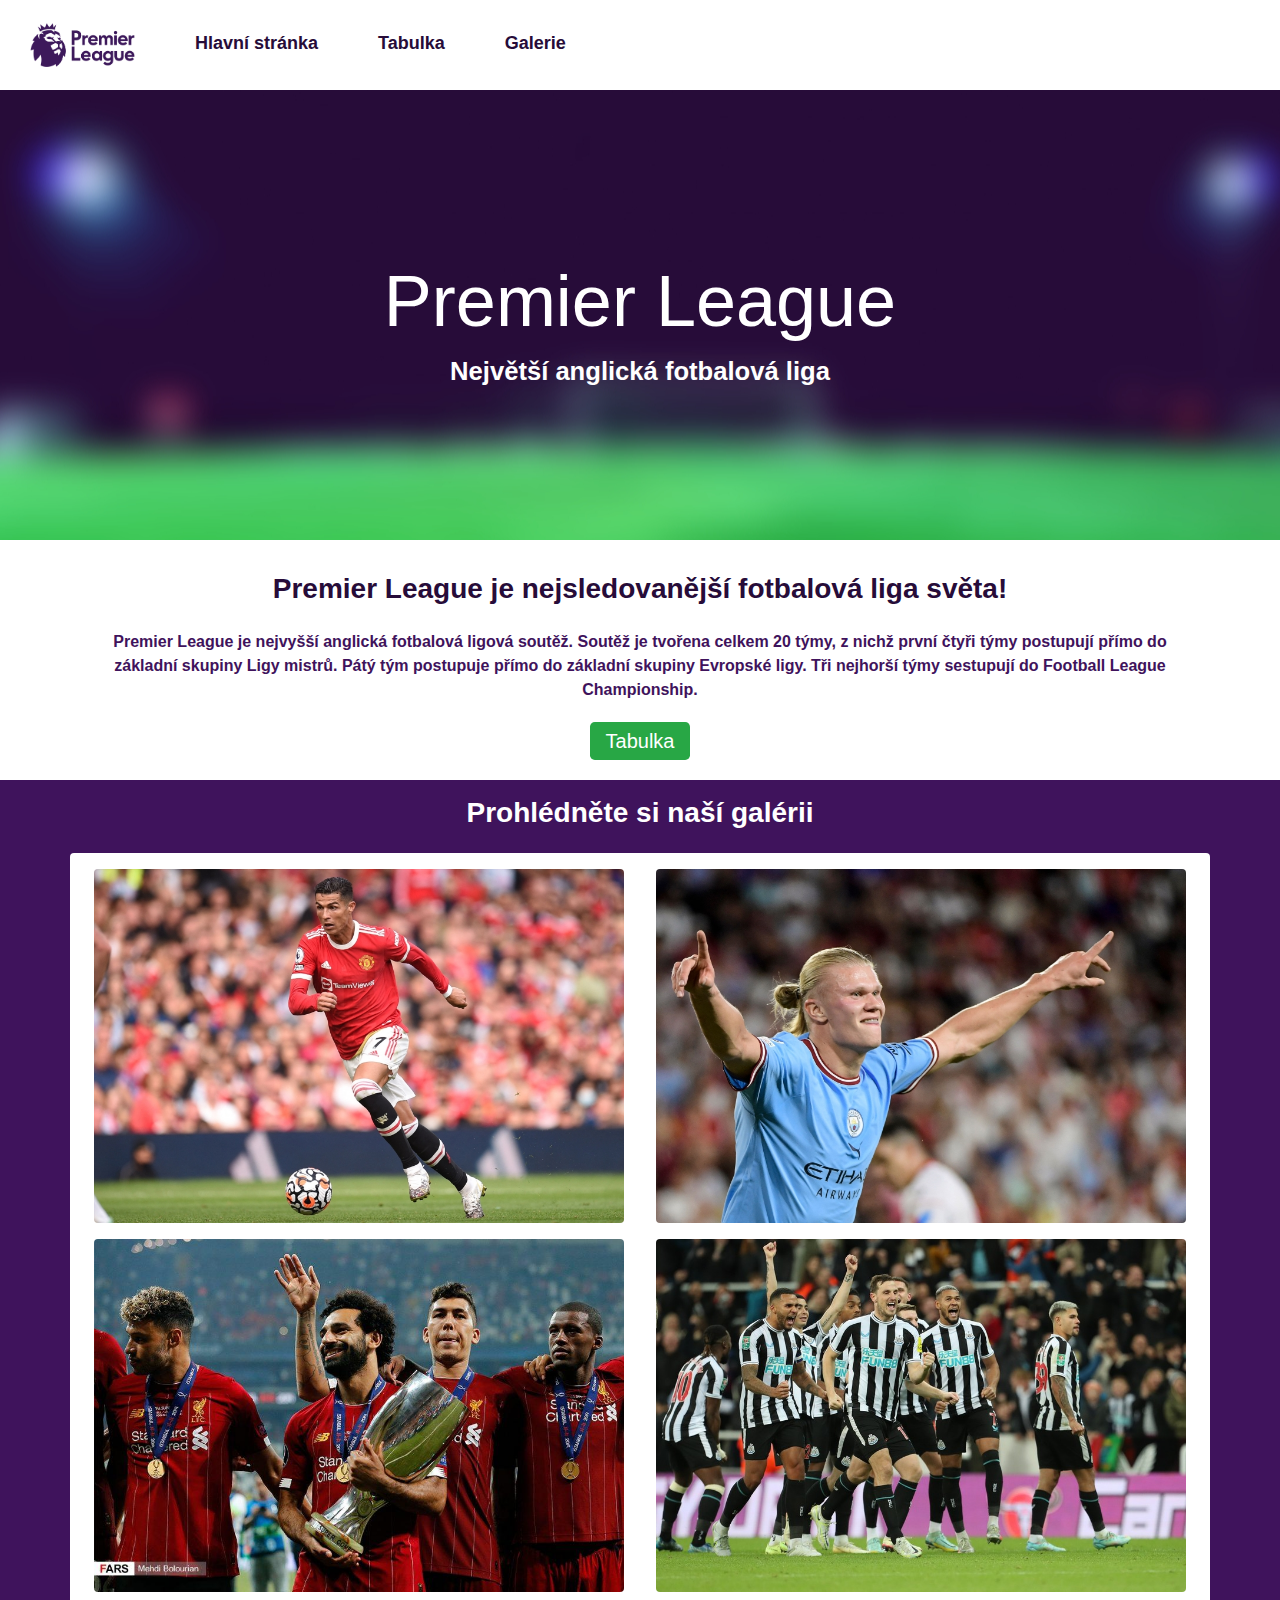
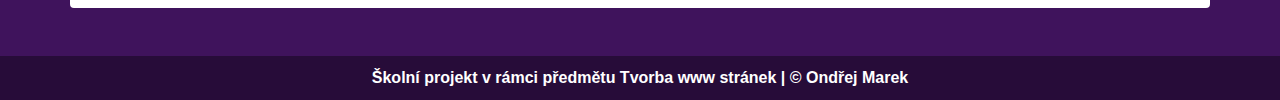
<file: index.html>
<!doctype html>
<html lang="cs">

<head>
    <title>Premier League</title>
    <!-- Required meta tags -->
    <meta charset="utf-8">
    <meta name="viewport" content="width=device-width, initial-scale=1, shrink-to-fit=no">

    <!-- Bootstrap CSS -->
    <link rel="stylesheet" href="https://stackpath.bootstrapcdn.com/bootstrap/4.3.1/css/bootstrap.min.css"
        integrity="sha384-ggOyR0iXCbMQv3Xipma34MD+dH/1fQ784/j6cY/iJTQUOhcWr7x9JvoRxT2MZw1T" crossorigin="anonymous">
    <link rel="stylesheet" href="style/style.css">

</head>

<body>
    <header>
        <nav class="nav">
            <img src="img/logo.png" alt="Logo" id="logo">
            <a class="nav-link" href="index.html">Hlavní stránka</a>
            <a class="nav-link" href="table.html">Tabulka</a>
            <a class="nav-link" href="gallery.html">Galerie</a>
        </nav>
        <div class="jumbotron jumbotron-fluid">
            <div class="container pt-4">
                <h1 class="display-3 text-center text-white">Premier League</h1>
                <p class="text-center text-white">Největší anglická fotbalová liga</p>
            </div>
        </div>
    </header>
    <main>
        <div class="bgwhite">
            <div class="container text-center pb-3">
                <h3 class="pb-3">Premier League je nejsledovanější fotbalová liga světa!</h3>
                <p>Premier League je nejvyšší anglická fotbalová ligová soutěž.
                    Soutěž je tvořena celkem 20 týmy, z nichž první čtyři týmy postupují přímo do základní skupiny Ligy
                    mistrů. Pátý tým postupuje přímo do základní skupiny Evropské ligy.
                    Tři nejhorší týmy sestupují do Football League Championship.</p>
                <div class="py-2">
                    <a class="btn-lg btn-success" href="table.html" role="button">Tabulka</a>
                </div>
            </div>
        </div>
        <div class="bgpurple">
            <div class="container text-center pb-5">
                <h3 class="py-3 introimg text-white">Prohlédněte si naší galérii</h3>
                <div class="row introimg bg-white pt-3 rounded">
                    <div class="col-md-6  pr-3 pl-4">
                        <a href="gallery.html"><img src="img/uvod1.jpg" class="rounded w-100 mb-3 " alt="foto ze zápasu"></a>
                        <a href="gallery.html"><img src="img/uvod3.jpg" class="rounded w-100 mb-3" alt="foto ze zápasu"></a>
                    </div>
                    <div class="col-md-6  pr-4 pl-3">
                        <a href="gallery.html"><img src="img/uvod2.jpg" class="rounded w-100 mb-3 " alt="foto ze zápasu"></a>
                        <a href="gallery.html"><img src="img/uvod4.jpg" class="rounded w-100 mb-3" alt="foto ze zápasu"></a>
                    </div>
                </div>
            </div>
        </div>
    </main>
    <footer>
        <p> Školní projekt v rámci předmětu Tvorba www stránek | © Ondřej Marek</p>
    </footer>
    <!-- Optional JavaScript -->
    <!-- jQuery first, then Popper.js, then Bootstrap JS -->
    <script src="https://code.jquery.com/jquery-3.3.1.slim.min.js"
        integrity="sha384-q8i/X+965DzO0rT7abK41JStQIAqVgRVzpbzo5smXKp4YfRvH+8abtTE1Pi6jizo"
        crossorigin="anonymous"></script>
    <script src="https://cdnjs.cloudflare.com/ajax/libs/popper.js/1.14.7/umd/popper.min.js"
        integrity="sha384-UO2eT0CpHqdSJQ6hJty5KVphtPhzWj9WO1clHTMGa3JDZwrnQq4sF86dIHNDz0W1"
        crossorigin="anonymous"></script>
    <script src="https://stackpath.bootstrapcdn.com/bootstrap/4.3.1/js/bootstrap.min.js"
        integrity="sha384-JjSmVgyd0p3pXB1rRibZUAYoIIy6OrQ6VrjIEaFf/nJGzIxFDsf4x0xIM+B07jRM"
        crossorigin="anonymous"></script>
</body>

</html>
</file>
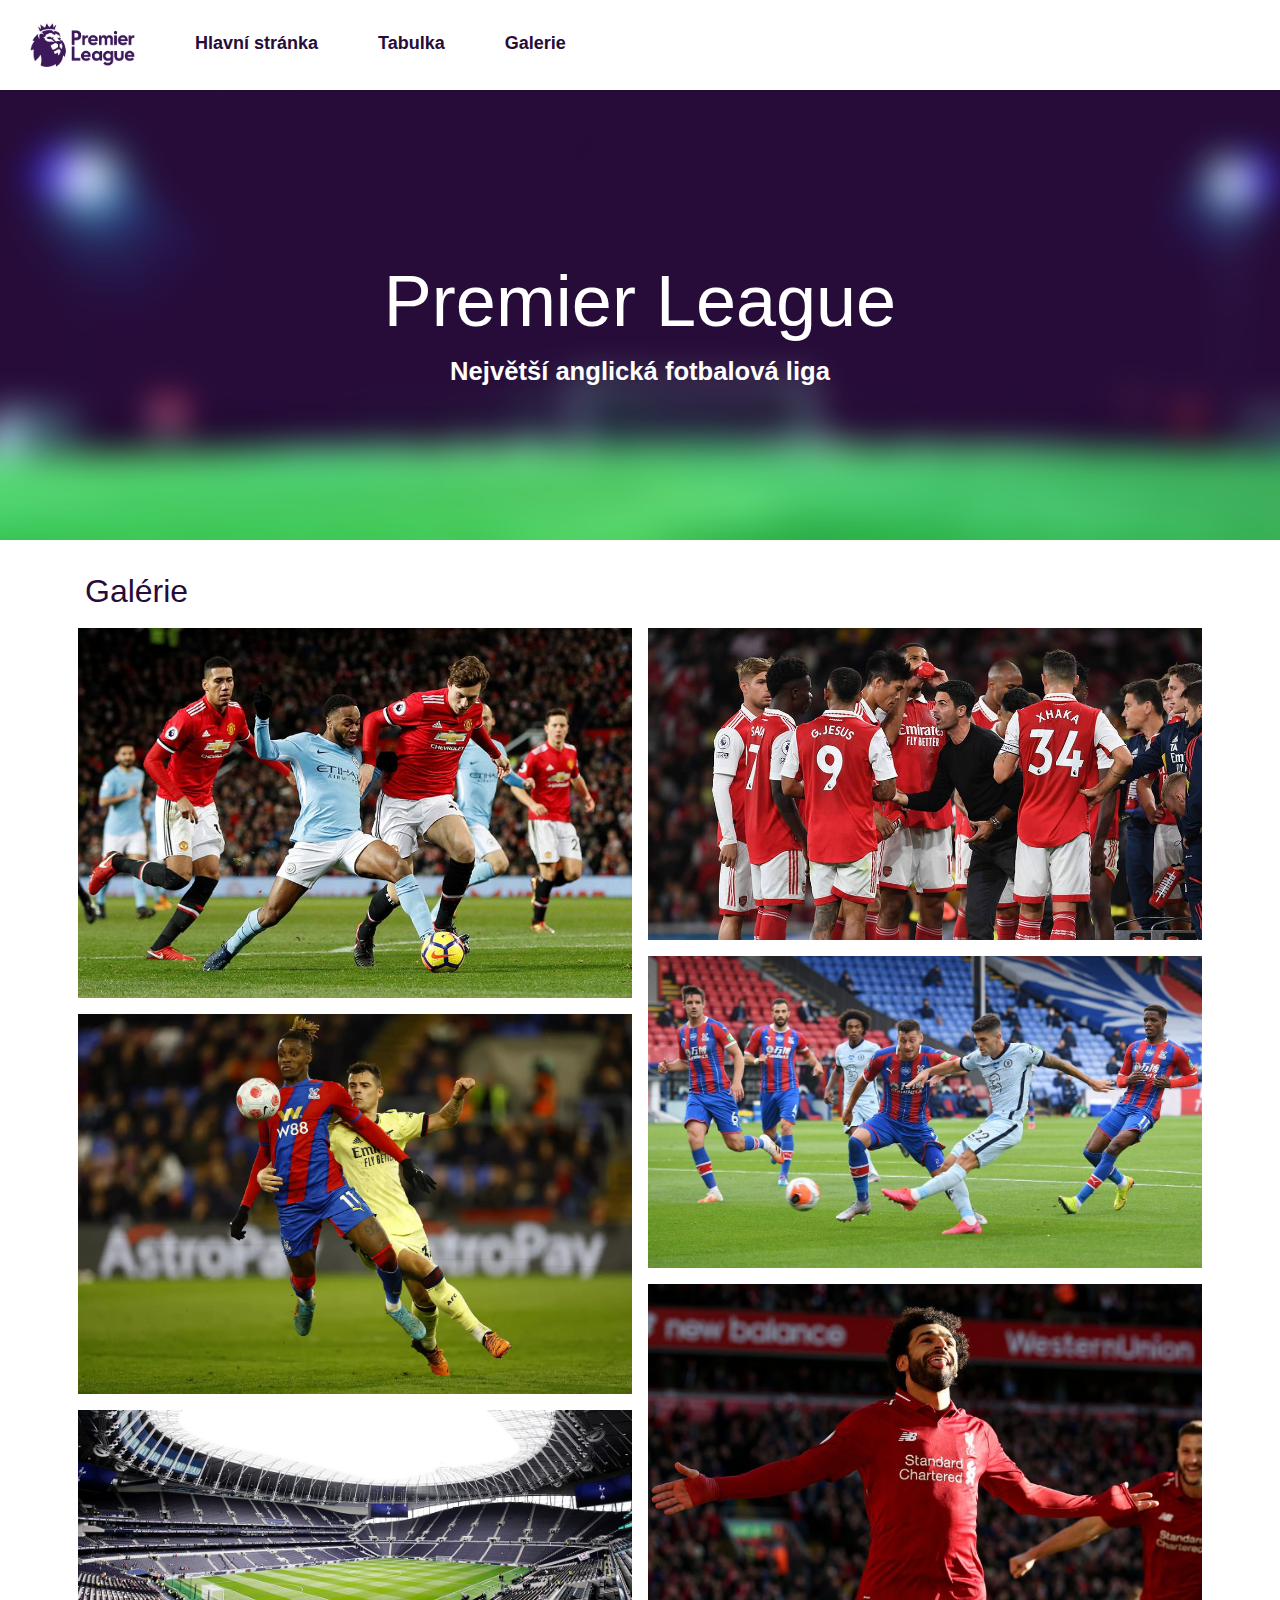
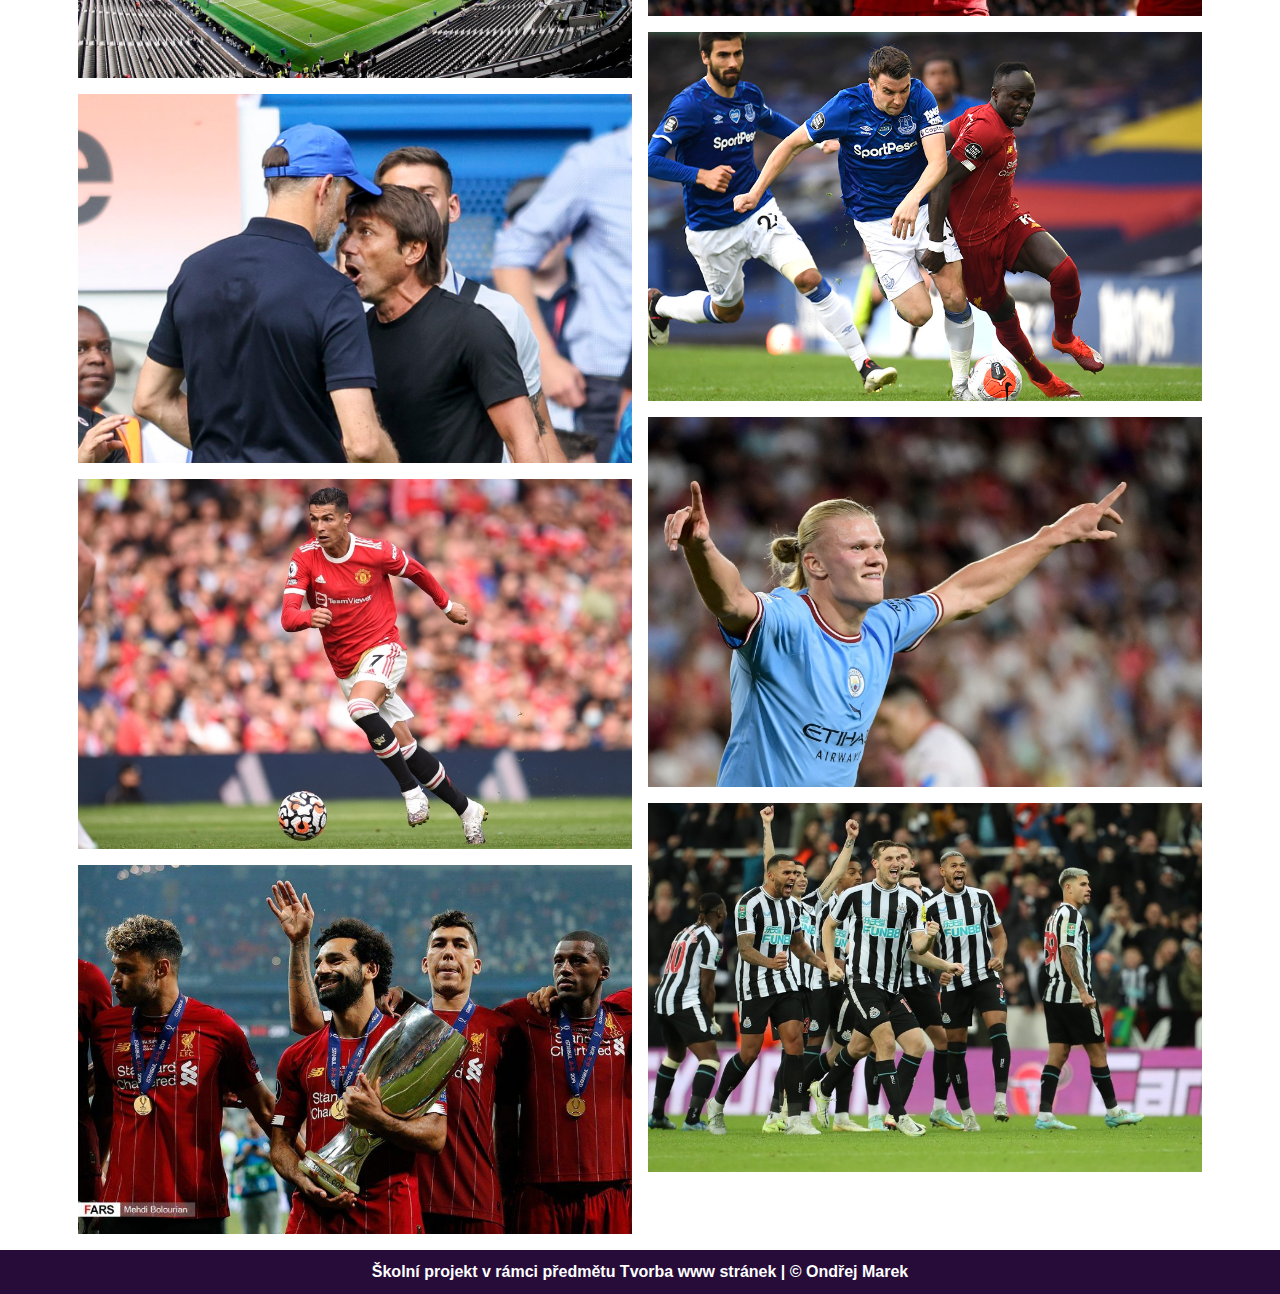
<file: gallery.html>
<!doctype html>
<html lang="cs">

<head>
    <title>Premier League | Galérie</title>
    <!-- Required meta tags -->
    <meta charset="utf-8">
    <meta name="viewport" content="width=device-width, initial-scale=1, shrink-to-fit=no">

    <!-- Bootstrap CSS -->
    <link rel="stylesheet" href="https://stackpath.bootstrapcdn.com/bootstrap/4.3.1/css/bootstrap.min.css"
        integrity="sha384-ggOyR0iXCbMQv3Xipma34MD+dH/1fQ784/j6cY/iJTQUOhcWr7x9JvoRxT2MZw1T" crossorigin="anonymous">
    <link rel="stylesheet" href="style/style.css">
    
</head>

<body>
    <header>
        <nav class="nav">
            <img src="img/logo.png" alt="Logo" id="logo">
            <a class="nav-link" href="index.html">Hlavní stránka</a>
            <a class="nav-link" href="table.html">Tabulka</a>
            <a class="nav-link" href="gallery.html">Galerie</a>
        </nav>
         <div class="jumbotron jumbotron-fluid">
            <div class="container pt-4">
                <h1 class="display-3 text-center text-white">Premier League</h1>
                <p class="text-center text-white">Největší anglická fotbalová liga</p>
            </div>
         </div>

    </header>
    <main>
        <div class="container">
            <h2>Galérie</h2>
            <div class="row gallery">
                <div class="col-md-6 gallery px-2">
                    <img src="img/gallery1.jpg" class="w-100 mb-3" alt="foto ze zápasu">
                    <img src="img/gallery3.jpg" class="w-100 mb-3" alt="foto ze zápasu">
                    <img src="img/gallery5.jpg" class="w-100 mb-3" alt="foto ze stadionu">
                    <img src="img/gallery7.jpg" class="w-100 mb-3" alt="foto ze zápasu">
                    <img src="img/gallery9.jpg" class="w-100 mb-3" alt="foto ze zápasu">
                    <img src="img/gallery11.jpg" class="w-100 mb-3" alt="foto ze zápasu">
                </div>
                <div class="col-md-6 gallery px-2">
                    <img src="img/gallery2.jpg" class="w-100 mb-3" alt="foto ze zápasu">
                    <img src="img/gallery4.jpg" class="w-100 mb-3" alt="foto ze zápasu">
                    <img src="img/gallery6.jpeg" class="w-100 mb-3" alt="foto ze zápasu">
                    <img src="img/gallery8.jpg" class="w-100 mb-3" alt="foto ze zápasu">
                    <img src="img/gallery10.jpg" class="w-100 mb-3" alt="foto ze zápasu">
                    <img src="img/gallery12.jpg" class="w-100 mb-3" alt="foto ze zápasu">
                </div>

            </div>
        </div>
        


    </main>
    <footer>
        <p> Školní projekt v rámci předmětu Tvorba www stránek | © Ondřej Marek</p>
    </footer>
    <!-- Optional JavaScript -->
    <!-- jQuery first, then Popper.js, then Bootstrap JS -->
    <script src="https://code.jquery.com/jquery-3.3.1.slim.min.js"
        integrity="sha384-q8i/X+965DzO0rT7abK41JStQIAqVgRVzpbzo5smXKp4YfRvH+8abtTE1Pi6jizo"
        crossorigin="anonymous"></script>
    <script src="https://cdnjs.cloudflare.com/ajax/libs/popper.js/1.14.7/umd/popper.min.js"
        integrity="sha384-UO2eT0CpHqdSJQ6hJty5KVphtPhzWj9WO1clHTMGa3JDZwrnQq4sF86dIHNDz0W1"
        crossorigin="anonymous"></script>
    <script src="https://stackpath.bootstrapcdn.com/bootstrap/4.3.1/js/bootstrap.min.js"
        integrity="sha384-JjSmVgyd0p3pXB1rRibZUAYoIIy6OrQ6VrjIEaFf/nJGzIxFDsf4x0xIM+B07jRM"
        crossorigin="anonymous"></script>
</body>

</html>
</file>
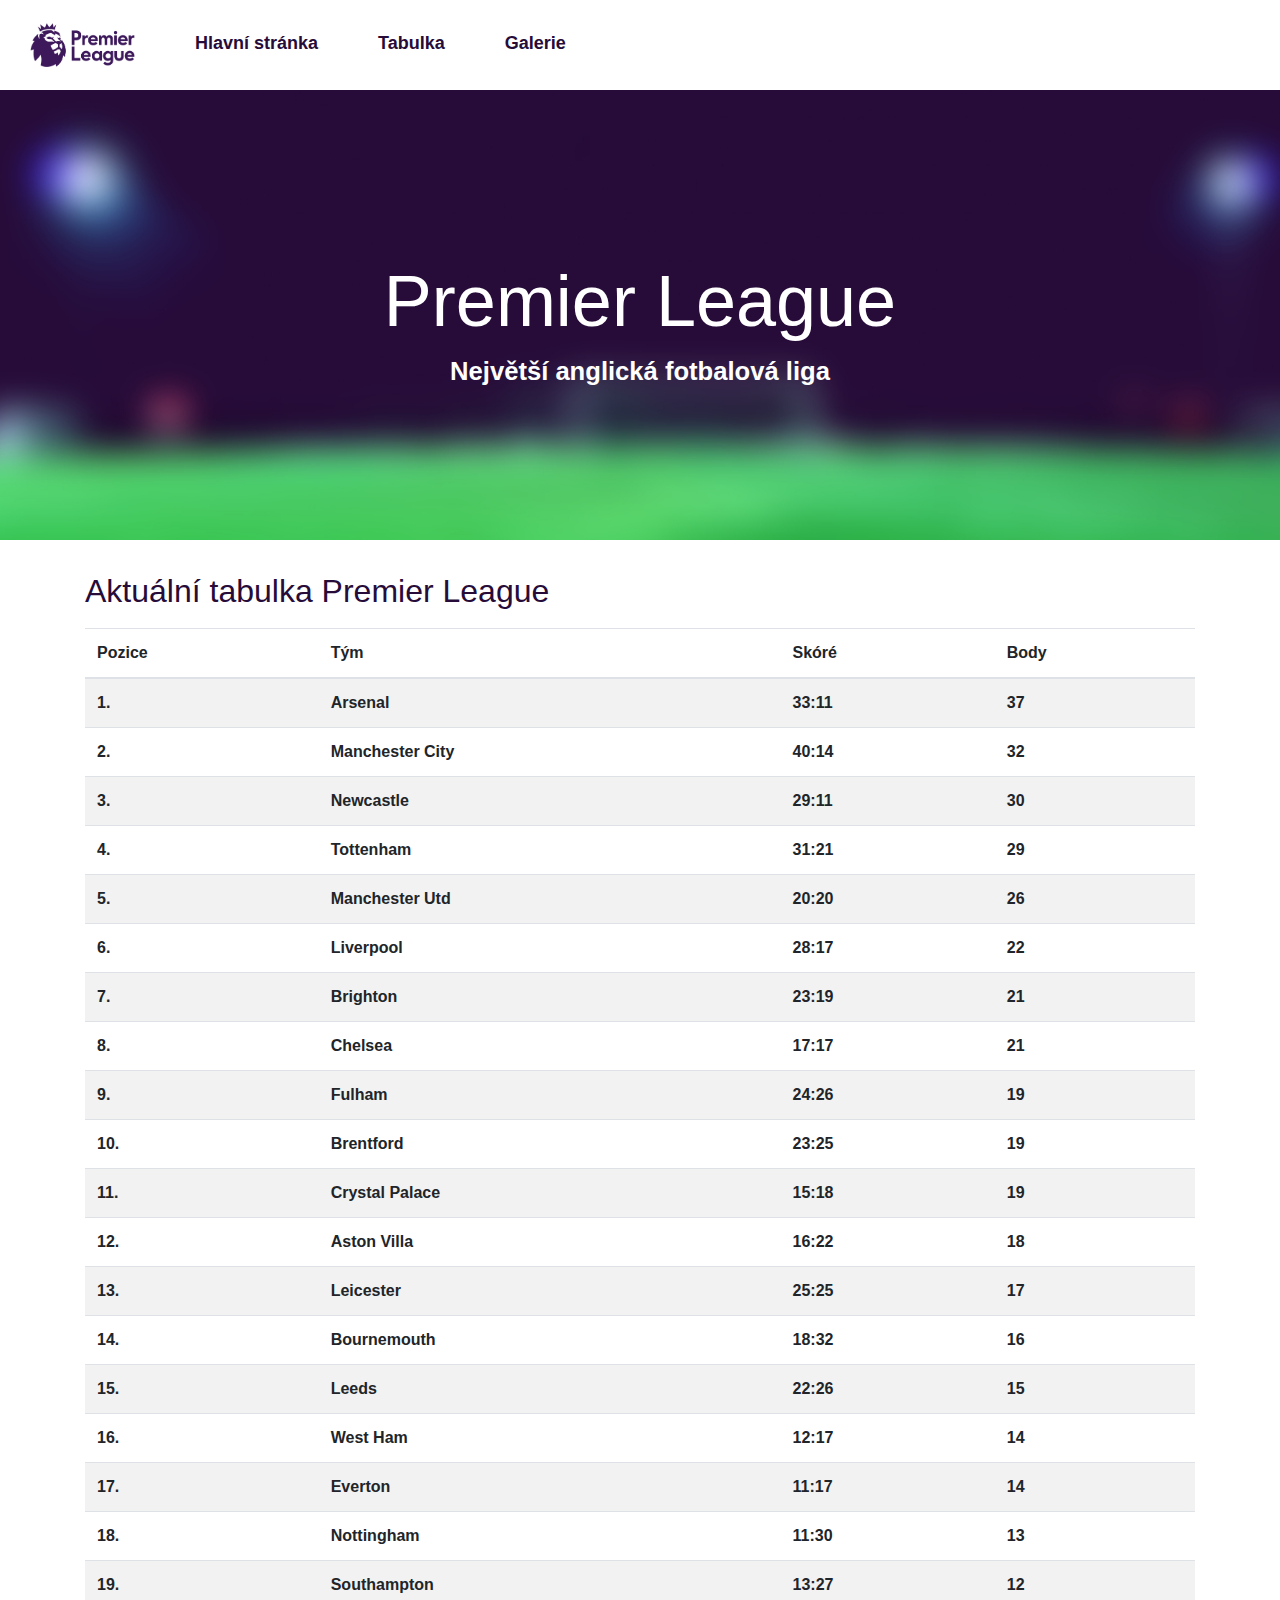
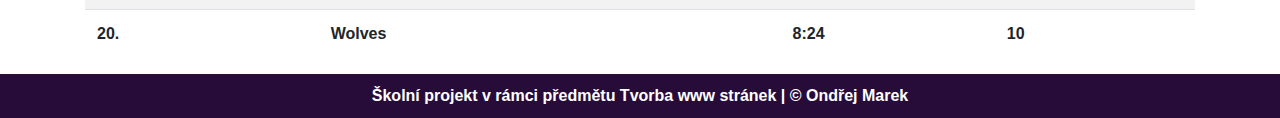
<file: table.html>
<!doctype html>
<html lang="cs">

<head>
    <title>Premier League | Tabulka</title>
    <!-- Required meta tags -->
    <meta charset="utf-8">
    <meta name="viewport" content="width=device-width, initial-scale=1, shrink-to-fit=no">

    <!-- Bootstrap CSS -->
    <link rel="stylesheet" href="https://stackpath.bootstrapcdn.com/bootstrap/4.3.1/css/bootstrap.min.css"
        integrity="sha384-ggOyR0iXCbMQv3Xipma34MD+dH/1fQ784/j6cY/iJTQUOhcWr7x9JvoRxT2MZw1T" crossorigin="anonymous">
    <link rel="stylesheet" href="style/style.css">

</head>

<body>
    <header>
        <nav class="nav">
            <img src="img/logo.png" alt="Logo" id="logo">
            <a class="nav-link" href="index.html">Hlavní stránka</a>
            <a class="nav-link" href="table.html">Tabulka</a>
            <a class="nav-link" href="gallery.html">Galerie</a>
        </nav>
        <div class="jumbotron jumbotron-fluid">
            <div class="container pt-4">
                <h1 class="display-3 text-center text-white">Premier League</h1>
                <p class="text-center text-white">Největší anglická fotbalová liga</p>
            </div>
        </div>
    </header>
    <main>
        <div class="container">
            <h2>Aktuální tabulka Premier League</h2>
            <table class="table table-striped">
                <thead>
                  <tr>
                    <th>Pozice</th>
                    <th>Tým</th>
                    <th>Skóré</th>
                    <th>Body</th>
                  </tr>
                </thead>
                <tbody>
                  <tr>
                    <th>1.</th>
                    <th>Arsenal</th>
                    <th>33:11</th>
                    <th>37</th>
                  </tr>
                  <tr>
                    <th>2.</th>
                    <th>Manchester City</th>
                    <th>40:14</th>
                    <th>32</th>
                  </tr>
                  <tr>
                    <th>3.</th>
                    <th>Newcastle</th>
                    <th>29:11</th>
                    <th>30</th>
                  </tr>
                  <tr>
                    <th>4.</th>
                    <th>Tottenham</th>
                    <th>31:21</th>
                    <th>29</th>
                  </tr>
                  <tr>
                    <th>5.</th>
                    <th>Manchester Utd</th>
                    <th>20:20</th>
                    <th>26</th>
                  </tr>
                  <tr>
                    <th>6.</th>
                    <th>Liverpool</th>
                    <th>28:17</th>
                    <th>22</th>
                  </tr>
                  <tr>
                    <th>7.</th>
                    <th>Brighton</th>
                    <th>23:19</th>
                    <th>21</th>
                  </tr>
                  <tr>
                    <th>8.</th>
                    <th>Chelsea</th>
                    <th>17:17</th>
                    <th>21</th>
                  </tr>
                  <tr>
                    <th>9.</th>
                    <th>Fulham</th>
                    <th>24:26</th>
                    <th>19</th>
                  </tr>
                  <tr>
                    <th>10.</th>
                    <th>Brentford</th>
                    <th>23:25</th>
                    <th>19</th>
                  </tr>
                  <tr>
                    <th>11.</th>
                    <th>Crystal Palace</th>
                    <th>15:18</th>
                    <th>19</th>
                  </tr>
                  <tr>
                    <th>12.</th>
                    <th>Aston Villa</th>
                    <th>16:22</th>
                    <th>18</th>
                  </tr>
                  <tr>
                    <th>13.</th>
                    <th>Leicester</th>
                    <th>25:25</th>
                    <th>17</th>
                  </tr>
                  <tr>
                    <th>14.</th>
                    <th>Bournemouth</th>
                    <th>18:32</th>
                    <th>16</th>
                  </tr>
                  <tr>
                    <th>15.</th>
                    <th>Leeds</th>
                    <th>22:26</th>
                    <th>15</th>
                  </tr>
                  <tr>
                    <th>16.</th>
                    <th>West Ham</th>
                    <th>12:17</th>
                    <th>14</th>
                  </tr>
                  <tr>
                    <th>17.</th>
                    <th>Everton</th>
                    <th>11:17</th>
                    <th>14</th>
                  </tr>
                  <tr>
                    <th>18.</th>
                    <th>Nottingham</th>
                    <th>11:30</th>
                    <th>13</th>
                  </tr>
                  <tr>
                    <th>19.</th>
                    <th>Southampton</th>
                    <th>13:27</th>
                    <th>12</th>
                  </tr>
                  <tr>
                    <th>20.</th>
                    <th>Wolves</th>
                    <th>8:24</th>
                    <th>10</th>
                  </tr>
                </tbody>
              </table>
        </div>



    </main>
    <footer>
        <p> Školní projekt v rámci předmětu Tvorba www stránek | © Ondřej Marek</p>
    </footer>
    <!-- Optional JavaScript -->
    <!-- jQuery first, then Popper.js, then Bootstrap JS -->
    <script src="https://code.jquery.com/jquery-3.3.1.slim.min.js"
        integrity="sha384-q8i/X+965DzO0rT7abK41JStQIAqVgRVzpbzo5smXKp4YfRvH+8abtTE1Pi6jizo"
        crossorigin="anonymous"></script>
    <script src="https://cdnjs.cloudflare.com/ajax/libs/popper.js/1.14.7/umd/popper.min.js"
        integrity="sha384-UO2eT0CpHqdSJQ6hJty5KVphtPhzWj9WO1clHTMGa3JDZwrnQq4sF86dIHNDz0W1"
        crossorigin="anonymous"></script>
    <script src="https://stackpath.bootstrapcdn.com/bootstrap/4.3.1/js/bootstrap.min.js"
        integrity="sha384-JjSmVgyd0p3pXB1rRibZUAYoIIy6OrQ6VrjIEaFf/nJGzIxFDsf4x0xIM+B07jRM"
        crossorigin="anonymous"></script>
</body>

</html>
</file>
<file: style/style.css>
*{
    padding: 0px;
    margin: 0px;
}

.jumbotron{
    background-image: url("../img/background.jpg");
    background-position: center;
    display: flex;
    width: 100%;
    height: 50vh;
}

.nav{
    background-color: white;
   
}
.nav-link{
    color: rgb(39, 12, 57);
    font-size:large;
    padding: 30px;
    font-weight: bold;
}
.nav-link:hover{
    color: white;
    background-color: rgb(39, 12, 57);

}

h1{
    margin-top: 5rem;
}

.jumbotron p{
    font-size: 1.6em;
}

p{
    color: rgb(63, 19, 92);
    font-weight: bold;
}

h2{
    color: rgb(39, 12, 57);
    padding-bottom: 10px;
}


#logo {
    padding-right: 15px;
    padding-left: 15px;
    height: 90px;
    width: auto;
}

footer{
    background-color: rgb(39, 12, 57);

    text-align: center;
}

footer p{
    margin: 0px;
    padding: 10px;
    color: white;
}

h3{
    color: rgb(39, 12, 57);
    font-weight: bold;
}

a:hover{
    text-decoration: none;
}

.introimg img:hover{
    transform: scale(1.1);
    box-shadow: 0 0 10px rgba(0, 0, 0, 0.5);
}

.bgwhite{
    background-color: white;
}

.bgpurple{
    background-color:rgb(63, 19, 92);
}
</file>
